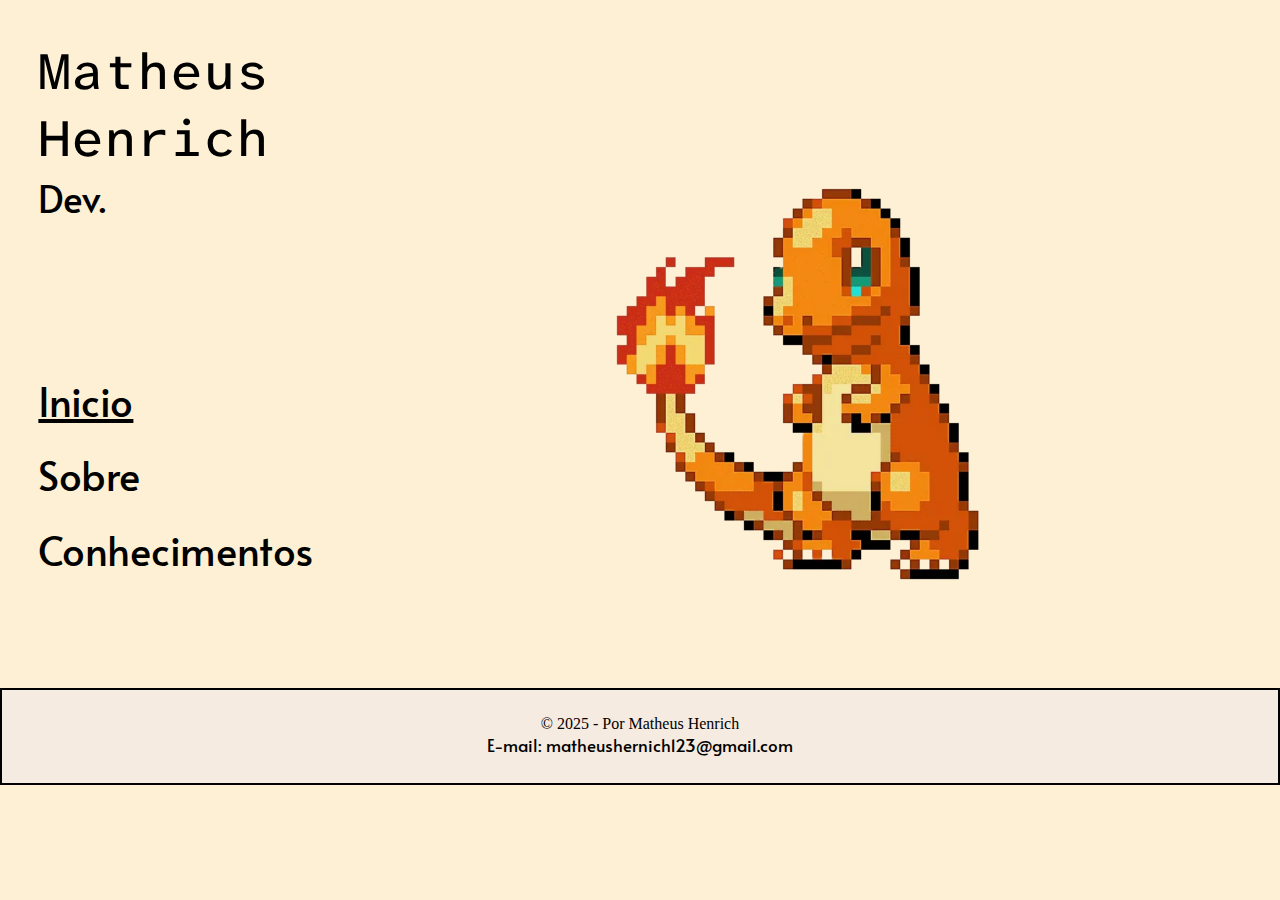
<file: index.html>
<!DOCTYPE html>
<html lang="pt-br">
<head>
    <meta charset="UTF-8">
    <meta name="viewport" content="width=device-width, initial-scale=1.0">
    <title>Portifolio</title>
    <link rel="stylesheet" href="style.css">
</head>

<body>
    <header> </header>

    <main class="main_flexcont">
        <section class="conteudo_mainflexcont">
            <h1 class="titulo">Matheus Henrich</h1>
            <h1 class="sub_titulo">Dev.</h1>
            <p class="text_inicio">Inicio</p>
            <a class="botao2" href="sobre.html"> <p class="text_sobre">Sobre</p></a>
            <a class="botao3" href="conhecimentos.html"><p class="text_conheci">Conhecimentos</p></a>
            


        </section>
        <img class="imagem" src="imagens/charmander.png">
    </main>

    <footer>
        <p>&copy; 2025 - Por Matheus Henrich</p>
        <p class="text_rodape">E-mail: matheushernich123@gmail.com</p>
        
    </footer>








</body>
</html>
</file>
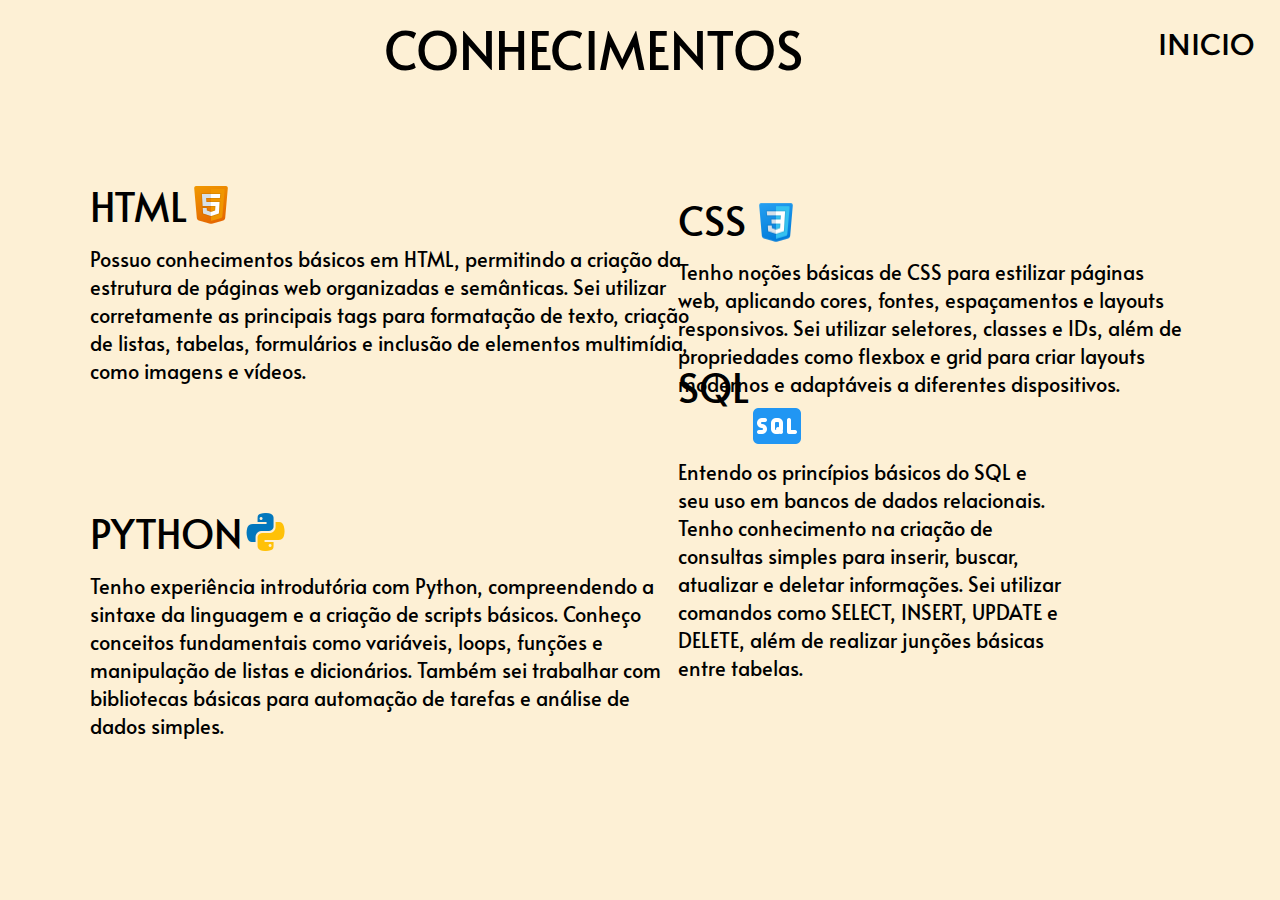
<file: conhecimentos.html>
<!DOCTYPE html>
<html lang="pt-br">
<head>
    <meta charset="UTF-8">
    <meta name="viewport" content="width=device-width, initial-scale=1.0">
    <title>Portifolio</title>
    <link rel="stylesheet" href="conhecimentos.css">
</head>

<body>
    <header class="cabecalho_conhe">
        <h1 class="conheci">CONHECIMENTOS</h1>
        <div class="botao_inc">
            <a class="botao" href="index.html"> <p class="text_sobre">INICIO</p></a>
        </div>
    </header>

    <main class="main_flexcont">
        <section class="conteudo_mainflexcont">


            


            <div class="html">
                <h1 class="titulo1">HTML</h1> 
                <img class="htmImage" src="imagens/html.png">
            </div>

            <p class="htmlTexto">Possuo conhecimentos básicos em HTML, permitindo a criação da estrutura de páginas web organizadas e semânticas. Sei utilizar corretamente as principais tags para formatação de texto, criação de listas, tabelas, formulários e inclusão de elementos multimídia, como imagens e vídeos.</p>

            <div class="python">
                <h1 class="titulo2">PYTHON</h1>
                <img class="pyImagem" src="imagens/python.png">
            </div>

            <p class="pythonTexto">Tenho experiência introdutória com Python, compreendendo a sintaxe da linguagem e a criação de scripts básicos. Conheço conceitos fundamentais como variáveis, loops, funções e manipulação de listas e dicionários. Também sei trabalhar com bibliotecas básicas para automação de tarefas e análise de dados simples.</p>

            <div class="css">
                <div class="cssDiv">
                    <h1 class="titulo3">CSS</h1>
                    <img class="cssImagem" src="imagens/css.png">
                </div>

                <p class="cssTexto">Tenho noções básicas de CSS para estilizar páginas web, aplicando cores, fontes, espaçamentos e layouts responsivos. Sei utilizar seletores, classes e IDs, além de propriedades como flexbox e grid para criar layouts modernos e adaptáveis a diferentes dispositivos.</p>
            </div>



            <div class="sql">
                <div class="sqlDiv">
                    <h1 class="titulo3">SQL</h1>
                    <img class="sqlImagem" src="imagens/sql.png">
                </div>
                <p class="sqlTexto">Entendo os princípios básicos do SQL e seu uso em bancos de dados relacionais. Tenho conhecimento na criação de consultas simples para inserir,    buscar, atualizar e deletar informações. Sei utilizar comandos como SELECT, INSERT, UPDATE e DELETE, além de realizar junções básicas entre tabelas.</p>
            </div>




    <footer>
       
    </footer>

        </section>
</body>
</file>
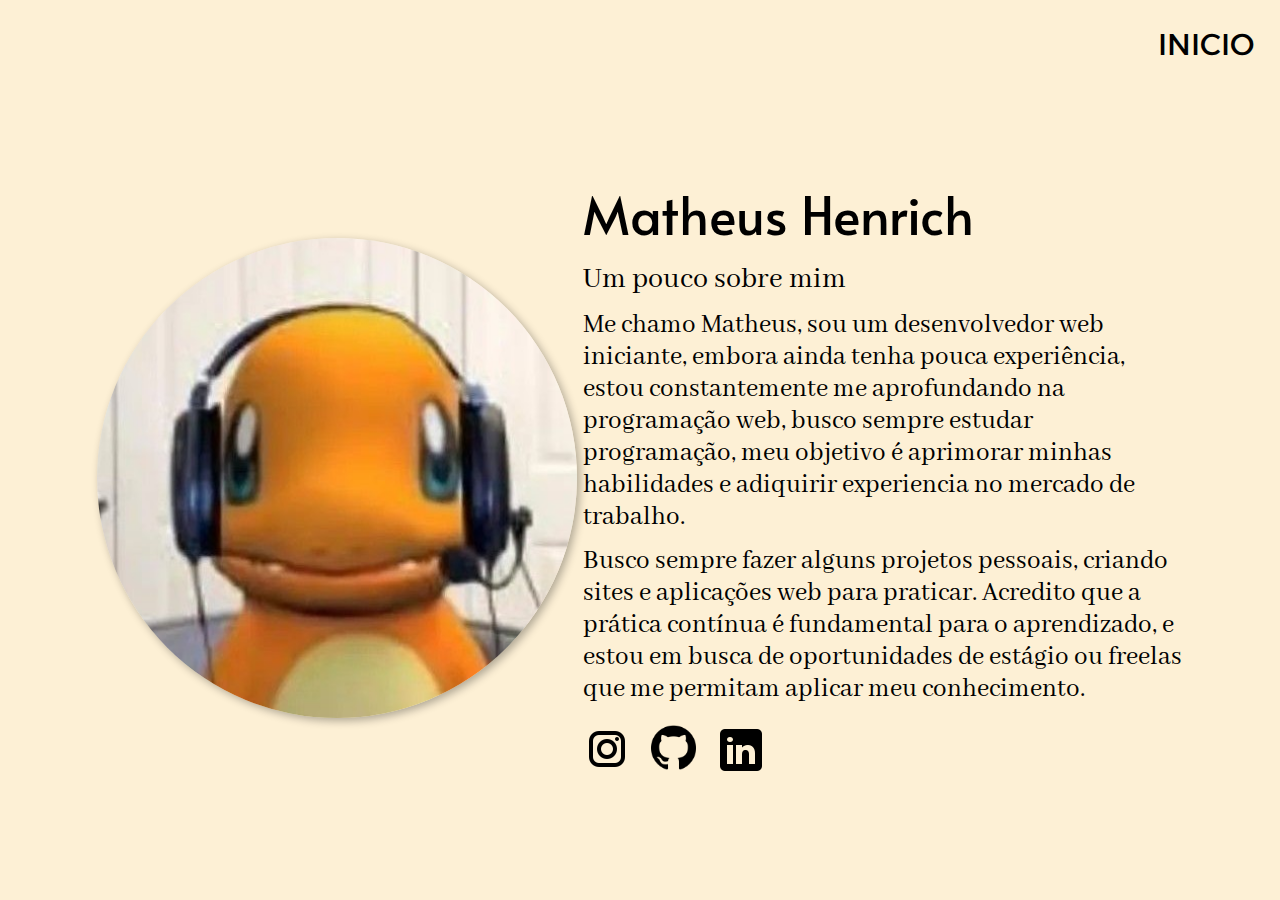
<file: sobre.html>
<!DOCTYPE html>
<html lang="pt-br">
<head>
    <meta charset="UTF-8">
    <meta name="viewport" content="width=device-width, initial-scale=1.0">
    <title>Portifolio</title>
    <link rel="stylesheet" href="sobre.css">
</head>

<body>
    <header> 

      <div class="botao_inc">
        <a class="botao" href="index.html"> <p class="text_sobre">INICIO</p></a>
      </div>

    </header>

    <main class="main_flexcont">
  
        <img class="imagem" src="imagens/charmander2.jpg">
        <section class="conteudo_mainflexcont">
            <h1 class="titulo">Matheus Henrich</h1>
            <h1 class="sub_titulo">Um pouco sobre mim</h1>
            <p class="text">Me chamo Matheus, sou um desenvolvedor web iniciante, embora ainda tenha pouca experiência, estou constantemente me aprofundando na programação web, busco sempre estudar programação, meu objetivo é aprimorar minhas habilidades e adiquirir experiencia no mercado de trabalho.</p>
            <p class="text_2">Busco sempre fazer alguns projetos pessoais, criando sites e aplicações web para praticar. Acredito que a prática contínua é fundamental para o aprendizado, e estou em busca de oportunidades de estágio ou freelas que me permitam aplicar meu conhecimento.</p>
            
            <div class="logos">

              <a href="https://www.instagram.com/matheushenrich_" target="_blank">
                <img class="imagem_insta" src="imagens/instagram.png" >
              </a>

              <a href="https://www.github.com/matheushenrich" target="_blank">
                <img class="imagem_github" src="imagens/github.png">
              </a>  

              <a href="https://www.linkedin.com" target="_blank">
                <img class="imagem_linkedin" src="imagens/linkedin.png">
              </a> 

            </div>

            
            




        </section>
       

    </main>

    <footer>
    </footer>


</body>
</html>
</file>
<file: style.css>
@import url('https://fonts.googleapis.com/css2?family=Atkinson+Hyperlegible+Mono:ital,wght@0,200..800;1,200..800&display=swap');
@import url('https://fonts.googleapis.com/css2?family=Alata&display=swap');


body {
    height: 90vh;
    box-sizing: border-box;
    background-color: rgb(253,240,213);
    color: black;
}

*{
    margin: 0;
    padding: 0;
}

.main_flexcont{
    margin: 3%;
    display: flex;
    align-items: flex-start;
    justify-content: space-between;
}

.conteudo_mainflexcont{
    width: 40%;
    display: flex;
    flex-direction: column;
    justify-content: space-between;
    padding-bottom: 3%;
    margin-bottom: 3%;
}

.titulo{
    font-size: 52px;
    font-family: "Atkinson Hyperlegible Mono", serif;
    font-weight: 450;
    font-style: normal;
    letter-spacing: 3%;
}

.sub_titulo{
    font-size: 37px;
    font-family: "Alata", serif;
    font-weight: 250;
    font-style: normal;
}

.text_inicio{
    padding-top: 46%;
    font-size: 40px;
    font-family: "Alata", serif;
    font-weight: 250;
    font-style: normal;
    text-decoration: underline;
}

.text_sobre{
    padding-top: 6%;
    font-size: 40px;
    font-family: "Alata", serif;
    font-weight: 250;
    font-style: normal;
    text-decoration: none;
}

.text_sobre:hover{
    font-size: 50px;
}

.text_conheci{
    padding-top: 6%;
    font-size: 40px;
    font-family: "Alata", serif;
    font-weight: 250;
    font-style: normal;
}

.text_conheci:hover{
    font-size: 50px;
}

.imagem{
    padding-top: 6%;
    width: 1300px;
}

footer {
	background-color: rgb(245,235,224);
	color: #000000;
	padding: 40px;
	text-align: center;
    border: 2px solid #000000;
    padding: 2%;
}

.text_rodape{
    font-size: 17px;
    font-family: "Alata", serif;
    font-weight: 150;
    font-style: normal;
}

.botao2{
    color: black;
    text-decoration: none;
}


.botao3{
    color: black;
    text-decoration: none;
    
}

@media (max-width:1080px){

    .imagem{
        display: flex;
        flex-direction: column;
        padding-top: 0%;
        width: 90%;
        padding: 2% 0% 15% 0%;
    }

    .main_flexcont{
        flex-direction: column;
        width: auto;
        justify-content: center;
    }



    footer {

        width: auto;
        padding: 3% 0%;
    }








}
</file>
<file: conhecimentos.css>
@import url('https://fonts.googleapis.com/css2?family=Alata&display=swap');
@import url('https://fonts.googleapis.com/css2?family=Abhaya+Libre:wght@400;500;600;700;800&display=swap');
@import url('https://fonts.googleapis.com/css2?family=Alexandria:wght@100..900&display=swap');

body {
    height: 90vh;
    box-sizing: border-box;
    background-color: rgb(253,240,213);
    color: black;
}

*{
    margin: 0;
    padding: 0;

}

.main_flexcont{
    margin: 7%;
    display: flex;
    align-items: center;
    justify-content: flex-start;
    gap: 20px;
}

.conteudo_mainflexcont{
    width: 600px;
    display: flex;
    flex-direction: column;
    justify-content: flex-start;
}

.titulo1{
    font-size: 40px;
    font-family: "Alata", serif;
    font-weight: 552;
    font-style: normal;
}


.htmlTexto{
    font-size: 20px;
    font-family: "Alata", serif;
    font-weight: 250;
    font-style: normal;
    padding-top: 2%;
}

.titulo2{
    font-size: 40px;
    font-family: "Alata", serif;
    font-weight: 552;
    font-style: normal;
    padding-top: 20%;
}

.pythonTexto{
    font-size: 20px;
    font-family: "Alata", serif;
    font-weight: 250;
    font-style: normal;
    padding-top: 2%;
}

.htmlImage{
    display: inline-block
}

.html {
    display: flex; 
    align-items: center; 
}

.python {
    display: flex; 
    align-items: center; 
}

.pyImagem{
    display: inline-block;
    padding-top: 120px;
}

.css{
    display: flex; 
    justify-content: flex-start; 
    position: absolute; 
    top: 10%; 
    right: 7%; 
    width: 40%; 
    flex-direction: column;
    
}

.cssImagem{
    display: inline-block;
    padding-top: 21%;
}

.titulo3{
    font-size: 40px;
    font-family: "Alata", serif;
    font-weight: 552;
    font-style: normal;
    padding-top: 20%;
}

.cssTexto{
    font-size: 20px;
    font-family: "Alata", serif;
    font-weight: 250;
    font-style: normal;
    padding-top: 2%;
}

.cssDiv{
    display: flex;
    gap: 1%;
 }

.sql{
    display: flex; 
    justify-content: flex-start; 
    position: absolute; 
    top: 10%; 
    right: 17%; 
    width: 30%; 
    flex-direction: column;
    padding-top: 15%;
}

.sqlImagem{
    display: inline-block;
    padding-top: 120px;
}

.titulo4{
    font-size: 40px;
    font-family: "Alata", serif;
    font-weight: 552;
    font-style: normal;
    padding-top: 20%;
}

.sqlTexto{
    font-size: 20px;
    font-family: "Alata", serif;
    font-weight: 250;
    font-style: normal;
    padding-top: 2%;
}

.sqlDiv{
    display: flex;
    gap: 1%;
 }

.conheci{
    font-size: 52px;
    font-family: "Alata", serif;
    font-weight: 450;
    font-style: normal;
    letter-spacing: 3%;
    position: absolute;
    top: 0;
    padding-left: 30%;
    padding-top: 1%;
}

.botao{
    font-size: 30px;
    color: black;
    text-decoration: none;
    font-family: "Alexandria", serif;
    font-optical-sizing: auto;
    font-style: normal;
}

.botao:hover{
    font-size: 50px;
}

.botao_inc{
    display: flex;
    justify-content: flex-end;
    padding: 2% 2%;
     }



@media(max-width:1080px){

    .conteudo_mainflexcont{
        flex-direction: column;
        align-items: center;
    }

    .sql{
        flex-direction: column;
        position: static;
        width: auto;
    }

    .sqlDiv{
        width: auto;
        justify-content: center;
        align-items: center;
    }

    .sqlImagem{
        padding: 0%;
    }

    .titulo3{
        padding: 0%;
    }

    .css{
        position: static;
        flex-direction: column;
        width: auto;
    }

    .cssDiv{
        width: auto;
        justify-content: center;
        align-items: center;
    }

    .cssImagem{
        padding: 0%;
    }

    .pyImagem{
        padding: 0%;
    }

    .titulo2{
        padding: 0%;
    }

    .conheci{
        font-size: 30px;
        display: flex;
        justify-content: center;
        align-items: center;
        padding-left: 0%;
        
    }

    .cabecalho_conhe{
        display: flex;
        flex-direction: column;
    }



}
</file>
<file: sobre.css>
@import url('https://fonts.googleapis.com/css2?family=Alata&display=swap');
@import url('https://fonts.googleapis.com/css2?family=Abhaya+Libre:wght@400;500;600;700;800&display=swap');
@import url('https://fonts.googleapis.com/css2?family=Alexandria:wght@100..900&display=swap');

body {
    height: 50%;
    box-sizing: border-box;
    background-color: rgb(253,240,213);
    color: black;
}

*{
    margin: 0;
    padding: 0;
}

.main_flexcont{
    margin: 7%;
    display: flex;
    align-items: center;
    justify-content: space-evenly;
}

.conteudo_mainflexcont{
    width: 600px;
    display: flex;
    flex-direction: column;
    justify-content: space-between;
}

.titulo{
    font-size: 52px;
    font-family: "Alata", serif;
    font-weight: 552;
    font-style: normal;
    letter-spacing: 3%;
}

.sub_titulo{
    font-size: 30px;
    font-family: "Abhaya Libre", serif;
    font-weight: 250;
    font-style: normal;
    padding-top: 2%;
}

.text{
    font-size: 27px;
    font-family: "Abhaya Libre", serif;
    font-weight: 250;
    font-style: normal;
    padding-top: 2%;
}

.text_2{
    font-size: 27px;
    font-family: "Abhaya Libre", serif;
    font-weight: 250;
    font-style: normal;
    padding-top: 2%;
}

.imagem{
    height: 30rem;
    width: 30rem;
    border-radius: 70%;
    box-shadow: 3px 3px 8px rgba(0, 0, 0, 0.3);
    object-fit: cover;
}

.imagem_github{
    width: 45px;
}

.botao{
    font-size: 30px;
    color: black;
    text-decoration: none;
    font-family: "Alexandria", serif;
    font-optical-sizing: auto;
    font-style: normal;
}

.botao:hover{
    font-size: 40px;
}

.botao_inc{
    display: flex;
    justify-content: flex-end;
    padding: 2% 2%;
}

.logos{
    margin-top: 20px;
    display: flex;
    gap: 20px;
}


@media(max-width:1080px) {  

    .conteudo_mainflexcont{
        width: auto;
        flex-direction: column;
    }

    .imagem{
        height: 60%;
        width: 60%;
        border-radius: 70%;
        box-shadow: 3px 3px 8px rgba(0, 0, 0, 0.3);
        object-fit: cover;
        
    }

    .botao_inc{
        padding-right: 29%;
    }

    .text{
        align-items: center;
        flex-direction: column;
    }

    .main_flexcont{
        flex-direction: column;
    }

    .botao_inc{
        display: flex;
        justify-content: center;
        padding: 0%;

    }
}
</file>
